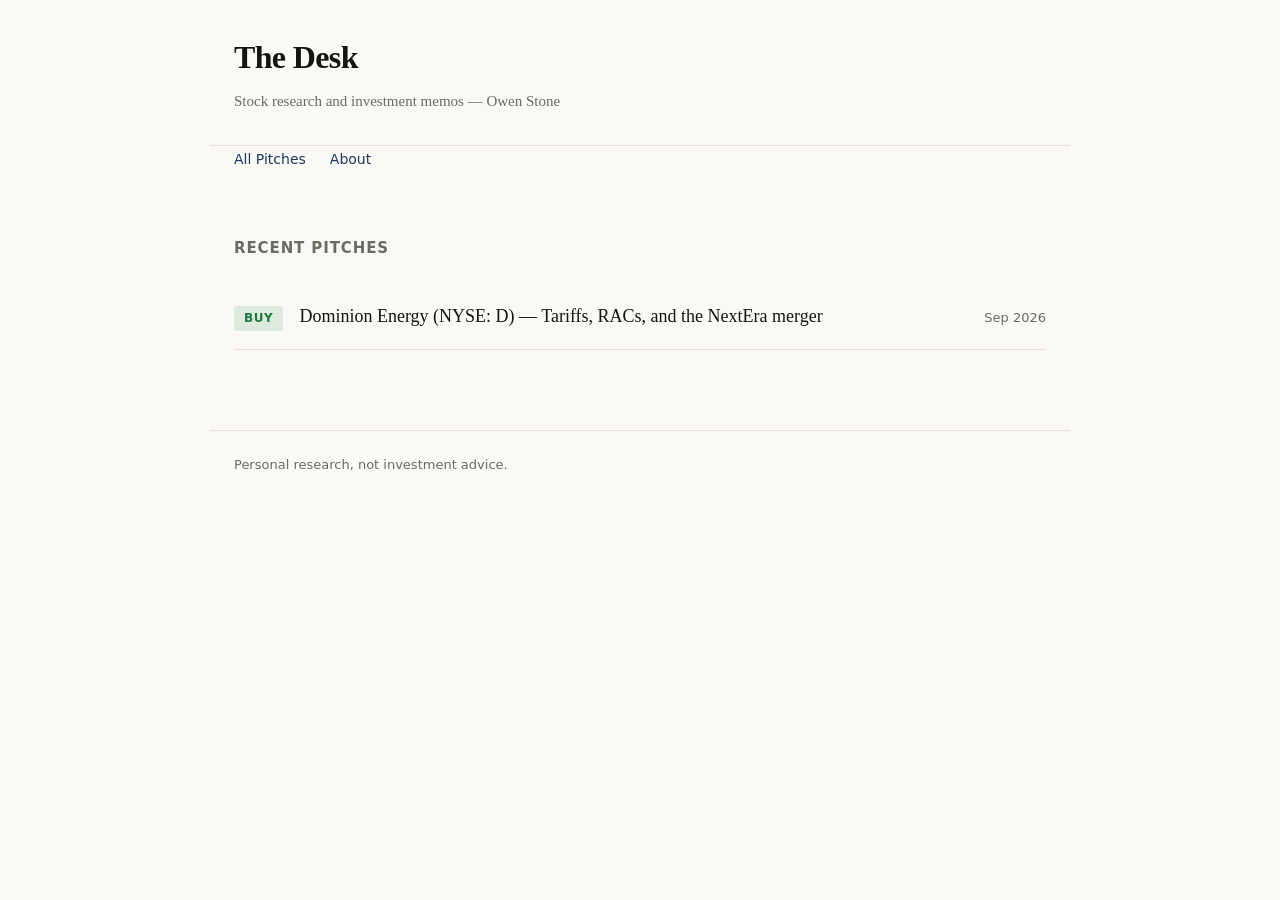
<file: index.html>
<!doctype html>
<html lang="en">
<head>
<meta charset="utf-8">
<meta name="viewport" content="width=device-width, initial-scale=1">
<title>The Desk</title>
<link rel="stylesheet" href="style.css">
</head>
<body>
<header>
  <h1>The Desk</h1>
  <p>Stock research and investment memos — Owen Stone</p>
</header>
<nav>
  <a href="index.html">All Pitches</a>
  <a href="about.html">About</a>
</nav>
<main>
  <h2 style="font-family: system-ui, sans-serif; font-size: 15px; text-transform: uppercase; letter-spacing: 0.06em; color: #6b6a63; margin-top: 32px;">Recent Pitches</h2>
  <ul class="pitch-list">
    <li class="pitch-row">
      <span class="rating buy">BUY</span>
      <a href="pitches/dominion.html">Dominion Energy (NYSE: D) — Tariffs, RACs, and the NextEra merger</a>
      <span class="pitch-date">Sep 2026</span>
    </li>
    <!--
      Add a new row here for each new pitch, copied from the block above.
      Rating classes: "buy", "watch", "pass"
    -->
  </ul>
</main>
<footer>
  Personal research, not investment advice.
</footer>
</body>
</html>
</file>
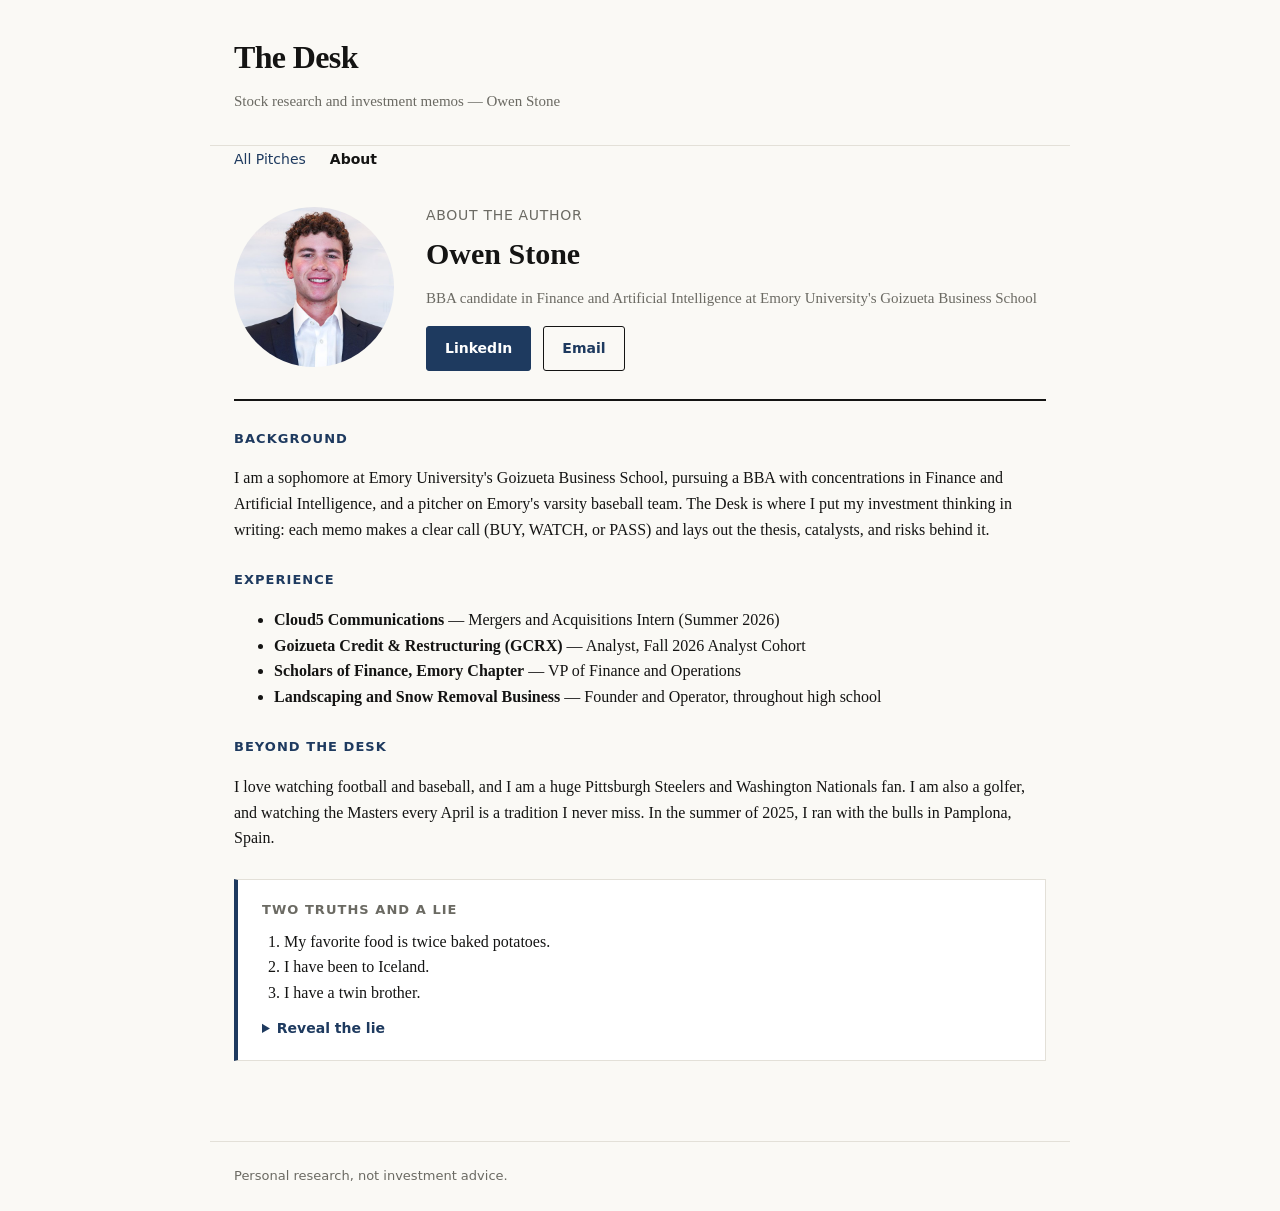
<file: about.html>
<!doctype html>
<html lang="en">
<head>
<meta charset="utf-8">
<meta name="viewport" content="width=device-width, initial-scale=1">
<title>About — The Desk</title>
<link rel="stylesheet" href="style.css">
</head>
<body>
<header>
  <h1>The Desk</h1>
  <p>Stock research and investment memos — Owen Stone</p>
</header>
<nav>
  <a href="index.html">All Pitches</a>
  <a href="about.html" class="active">About</a>
</nav>
<main>

  <div class="about-hero">
    <img class="avatar" src="headshot.jpg" alt="Owen Stone">
    <div>
      <div class="eyebrow">About the Author</div>
      <h1>Owen Stone</h1>
      <p class="about-sub">BBA candidate in Finance and Artificial Intelligence at Emory University's Goizueta Business School</p>
      <div class="about-links">
        <a class="btn primary" href="https://www.linkedin.com/in/owenthomasstone" target="_blank" rel="noopener">LinkedIn</a>
        <a class="btn" href="mailto:owen.stone2@emory.edu">Email</a>
      </div>
    </div>
  </div>

  <section class="memo-section">
    <h2>Background</h2>
    <p>I am a sophomore at Emory University's Goizueta Business School, pursuing a BBA with concentrations in Finance and Artificial Intelligence, and a pitcher on Emory's varsity baseball team. The Desk is where I put my investment thinking in writing: each memo makes a clear call (BUY, WATCH, or PASS) and lays out the thesis, catalysts, and risks behind it.</p>
  </section>

  <section class="memo-section">
    <h2>Experience</h2>
    <ul>
      <li><strong>Cloud5 Communications</strong> — Mergers and Acquisitions Intern (Summer 2026)</li>
      <li><strong>Goizueta Credit &amp; Restructuring (GCRX)</strong> — Analyst, Fall 2026 Analyst Cohort</li>
      <li><strong>Scholars of Finance, Emory Chapter</strong> — VP of Finance and Operations</li>
      <li><strong>Landscaping and Snow Removal Business</strong> — Founder and Operator, throughout high school</li>
    </ul>
  </section>

  <section class="memo-section">
    <h2>Beyond the Desk</h2>
    <p>I love watching football and baseball, and I am a huge Pittsburgh Steelers and Washington Nationals fan. I am also a golfer, and watching the Masters every April is a tradition I never miss. In the summer of 2025, I ran with the bulls in Pamplona, Spain.</p>
  </section>

  <div class="ttal">
    <div class="ttal-title">Two Truths and a Lie</div>
    <ol>
      <li>My favorite food is twice baked potatoes.</li>
      <li>I have been to Iceland.</li>
      <li>I have a twin brother.</li>
    </ol>
    <details>
      <summary>Reveal the lie</summary>
      <p>Number 3. I do not have a twin brother.</p>
    </details>
  </div>

</main>
<footer>
  Personal research, not investment advice.
</footer>
</body>
</html>
</file>
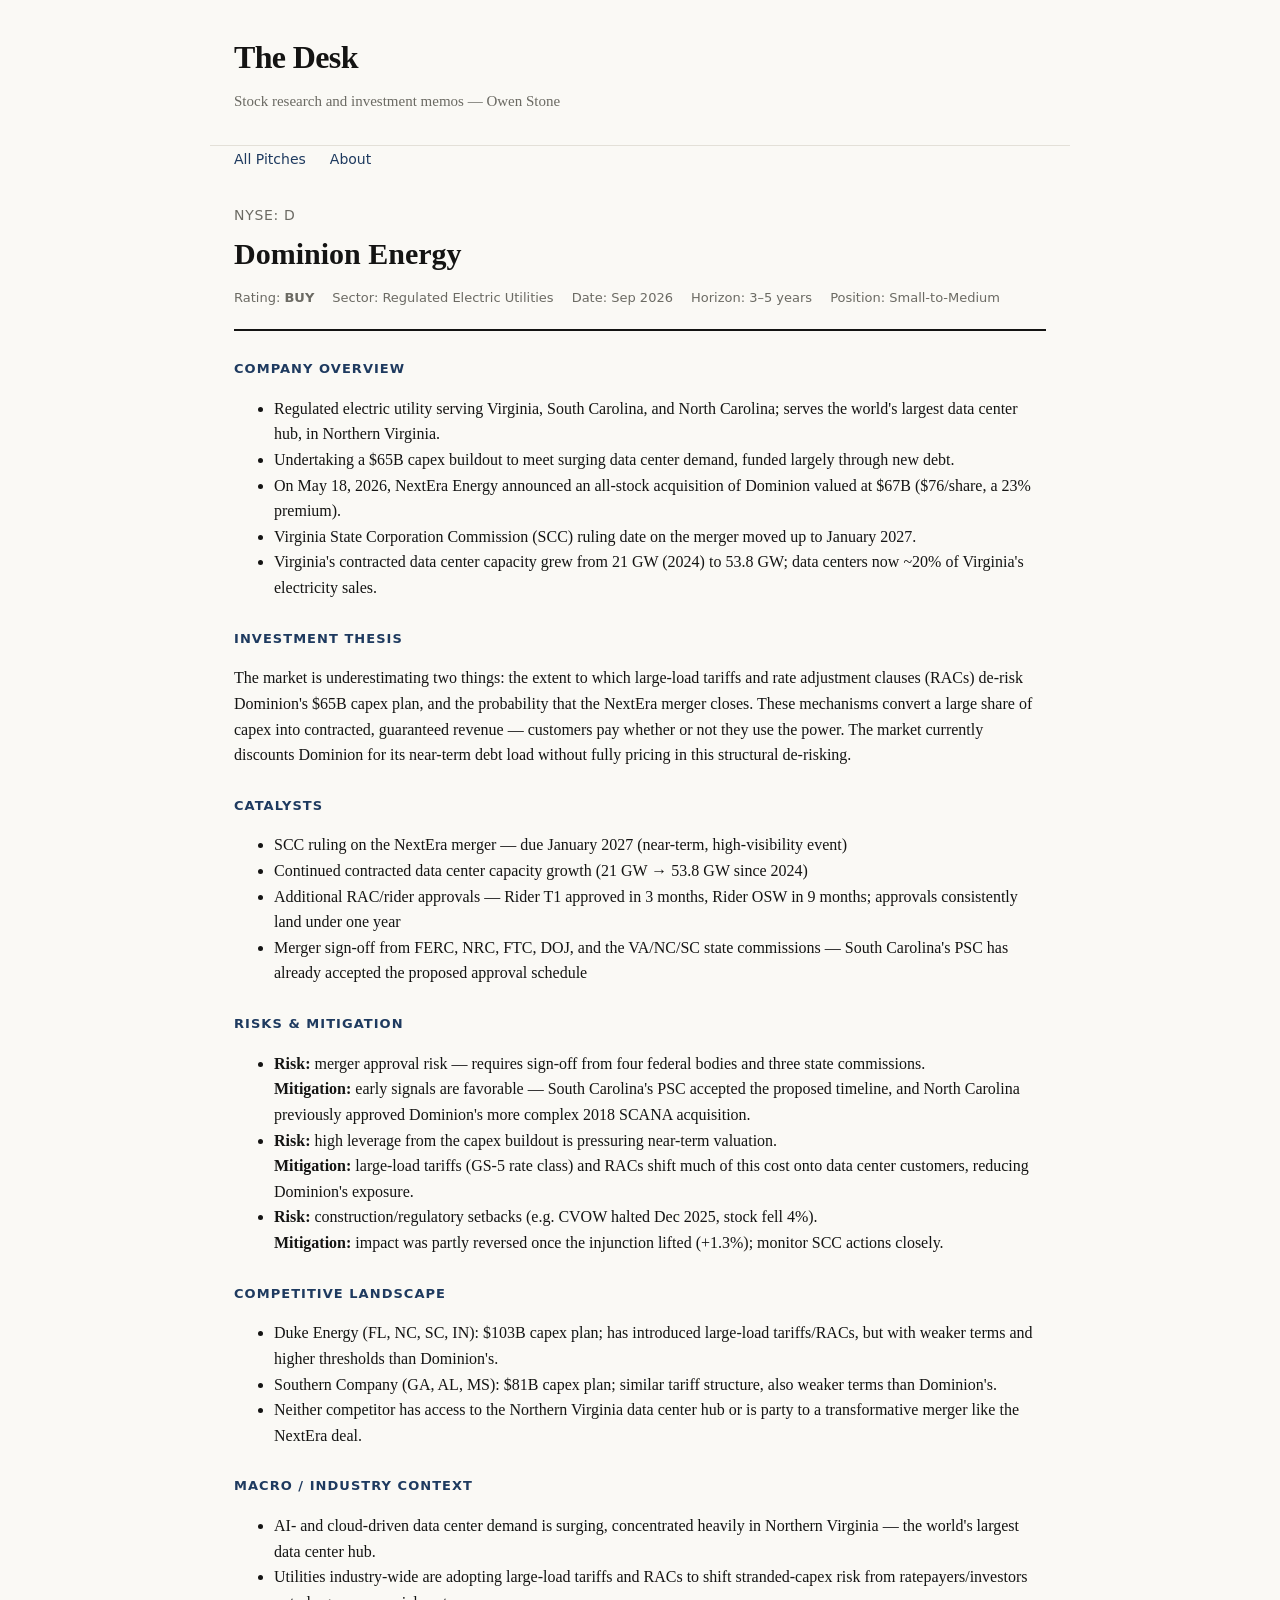
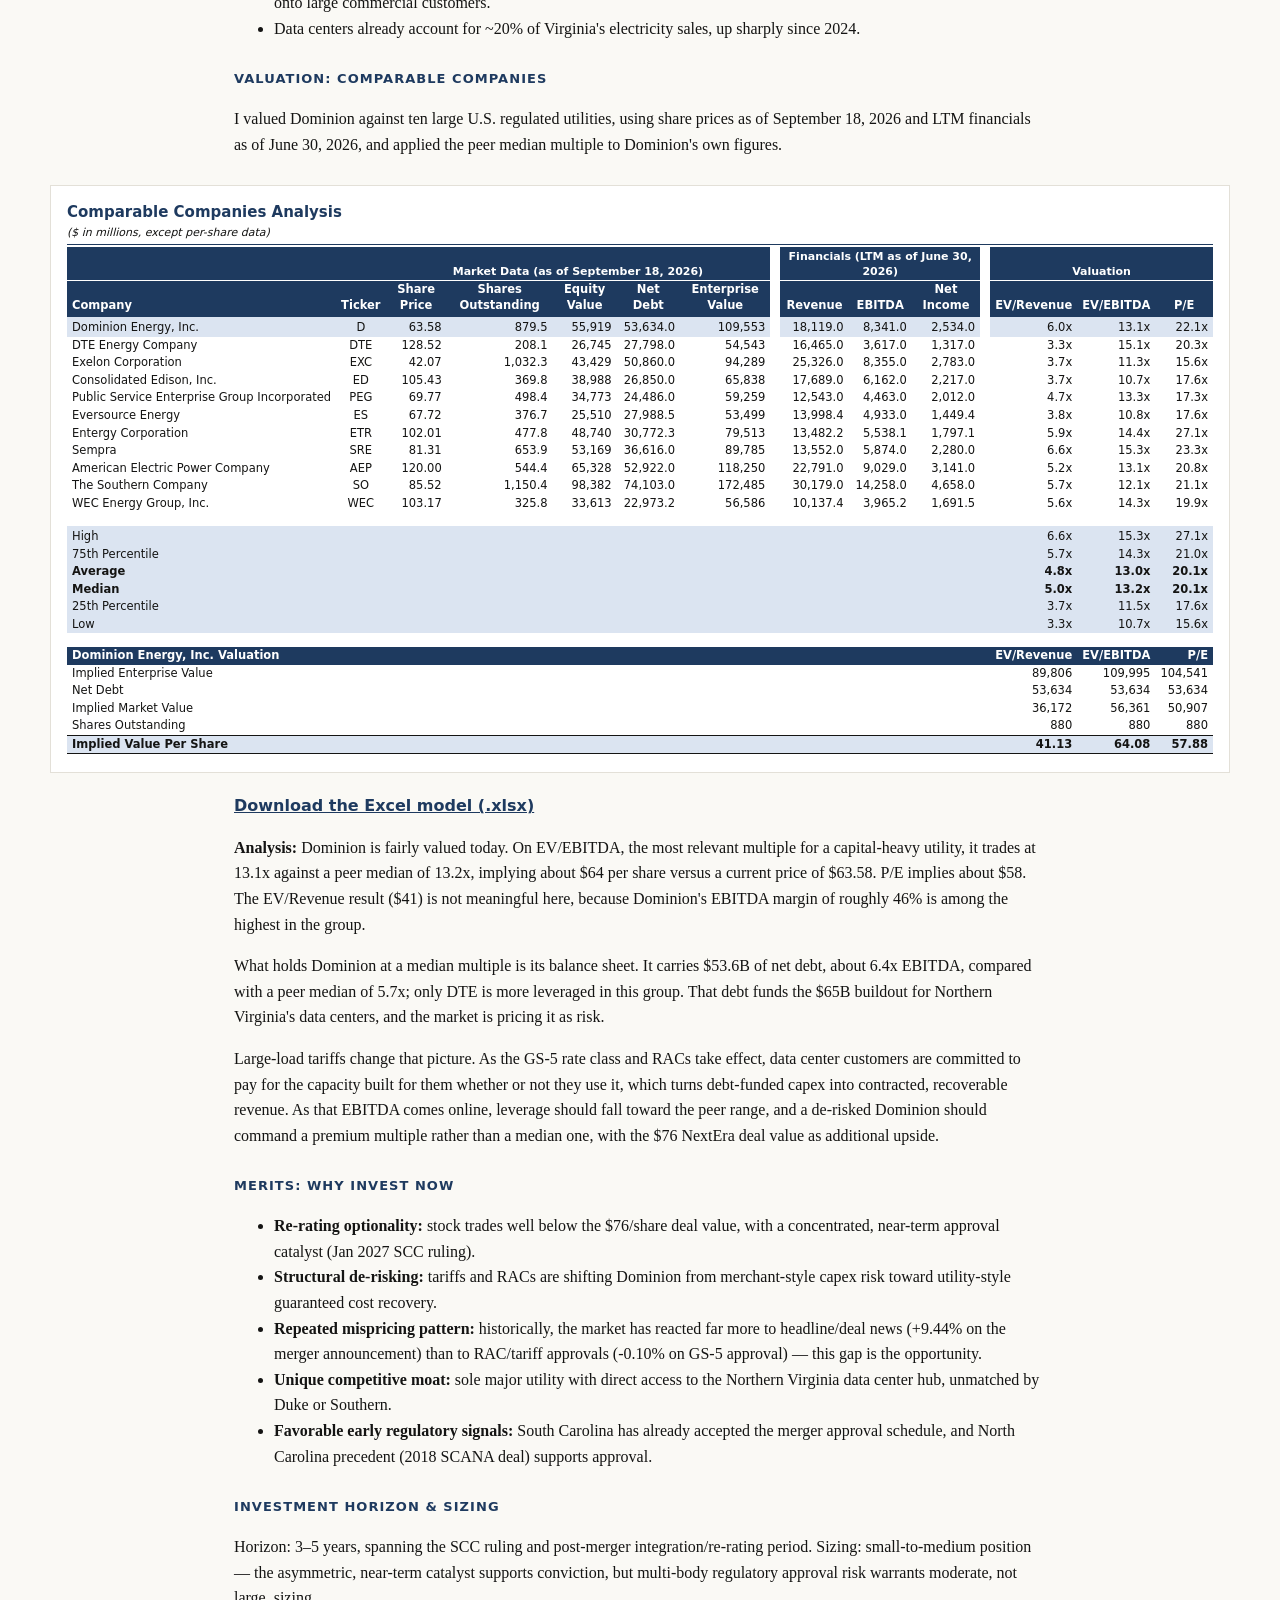
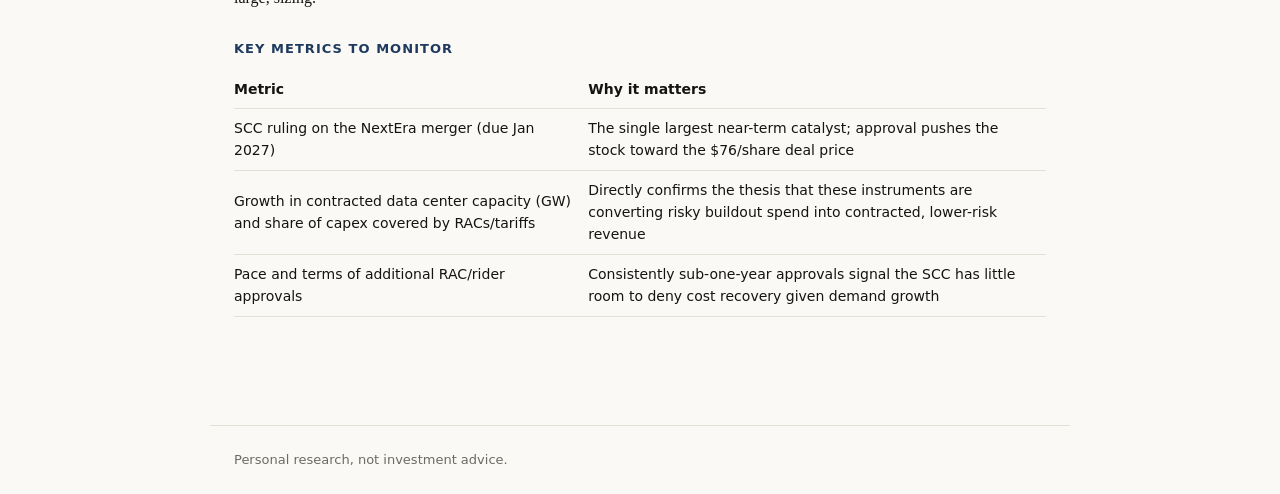
<file: pitches/dominion.html>
<!doctype html>
<html lang="en">
<head>
<meta charset="utf-8">
<meta name="viewport" content="width=device-width, initial-scale=1">
<title>Dominion Energy — The Desk</title>
<link rel="stylesheet" href="../style.css">
</head>
<body>
<header>
  <h1>The Desk</h1>
  <p>Stock research and investment memos — Owen Stone</p>
</header>
<nav>
  <a href="../index.html">All Pitches</a>
  <a href="../about.html">About</a>
</nav>
<main>

  <div class="memo-header">
    <div class="ticker">NYSE: D</div>
    <h1>Dominion Energy</h1>
    <div class="memo-meta">
      <span>Rating: <strong>BUY</strong></span>
      <span>Sector: Regulated Electric Utilities</span>
      <span>Date: Sep 2026</span>
      <span>Horizon: 3–5 years</span>
      <span>Position: Small-to-Medium</span>
    </div>
  </div>

  <section class="memo-section">
    <h2>Company Overview</h2>
    <ul>
      <li>Regulated electric utility serving Virginia, South Carolina, and North Carolina; serves the world's largest data center hub, in Northern Virginia.</li>
      <li>Undertaking a $65B capex buildout to meet surging data center demand, funded largely through new debt.</li>
      <li>On May 18, 2026, NextEra Energy announced an all-stock acquisition of Dominion valued at $67B ($76/share, a 23% premium).</li>
      <li>Virginia State Corporation Commission (SCC) ruling date on the merger moved up to January 2027.</li>
      <li>Virginia's contracted data center capacity grew from 21 GW (2024) to 53.8 GW; data centers now ~20% of Virginia's electricity sales.</li>
    </ul>
  </section>

  <section class="memo-section">
    <h2>Investment Thesis</h2>
    <p>The market is underestimating two things: the extent to which large-load tariffs and rate adjustment
    clauses (RACs) de-risk Dominion's $65B capex plan, and the probability that the NextEra merger closes.
    These mechanisms convert a large share of capex into contracted, guaranteed revenue — customers pay whether
    or not they use the power. The market currently discounts Dominion for its near-term debt load without fully
    pricing in this structural de-risking.</p>
  </section>

  <section class="memo-section">
    <h2>Catalysts</h2>
    <ul>
      <li>SCC ruling on the NextEra merger — due January 2027 (near-term, high-visibility event)</li>
      <li>Continued contracted data center capacity growth (21 GW → 53.8 GW since 2024)</li>
      <li>Additional RAC/rider approvals — Rider T1 approved in 3 months, Rider OSW in 9 months; approvals
      consistently land under one year</li>
      <li>Merger sign-off from FERC, NRC, FTC, DOJ, and the VA/NC/SC state commissions — South Carolina's PSC has
      already accepted the proposed approval schedule</li>
    </ul>
  </section>

  <section class="memo-section">
    <h2>Risks &amp; Mitigation</h2>
    <ul>
      <li><strong>Risk:</strong> merger approval risk — requires sign-off from four federal bodies and three
      state commissions.<br><strong>Mitigation:</strong> early signals are favorable — South Carolina's PSC
      accepted the proposed timeline, and North Carolina previously approved Dominion's more complex 2018 SCANA
      acquisition.</li>
      <li><strong>Risk:</strong> high leverage from the capex buildout is pressuring near-term valuation.<br>
      <strong>Mitigation:</strong> large-load tariffs (GS-5 rate class) and RACs shift much of this cost onto
      data center customers, reducing Dominion's exposure.</li>
      <li><strong>Risk:</strong> construction/regulatory setbacks (e.g. CVOW halted Dec 2025, stock fell
      4%).<br><strong>Mitigation:</strong> impact was partly reversed once the injunction lifted (+1.3%); monitor
      SCC actions closely.</li>
    </ul>
  </section>

  <section class="memo-section">
    <h2>Competitive Landscape</h2>
    <ul>
      <li>Duke Energy (FL, NC, SC, IN): $103B capex plan; has introduced large-load tariffs/RACs, but with
      weaker terms and higher thresholds than Dominion's.</li>
      <li>Southern Company (GA, AL, MS): $81B capex plan; similar tariff structure, also weaker terms than
      Dominion's.</li>
      <li>Neither competitor has access to the Northern Virginia data center hub or is party to a transformative
      merger like the NextEra deal.</li>
    </ul>
  </section>

  <section class="memo-section">
    <h2>Macro / Industry Context</h2>
    <ul>
      <li>AI- and cloud-driven data center demand is surging, concentrated heavily in Northern Virginia — the
      world's largest data center hub.</li>
      <li>Utilities industry-wide are adopting large-load tariffs and RACs to shift stranded-capex risk from
      ratepayers/investors onto large commercial customers.</li>
      <li>Data centers already account for ~20% of Virginia's electricity sales, up sharply since 2024.</li>
    </ul>
  </section>

  <section class="memo-section">
    <h2>Valuation: Comparable Companies</h2>
    <p>I valued Dominion against ten large U.S. regulated utilities, using share prices as of September 18, 2026 and LTM financials as of June 30, 2026, and applied the peer median multiple to Dominion's own figures.</p>
  </section>

  <div class="comps-wrap">
    <div class="comps-title">Comparable Companies Analysis</div>
    <div class="comps-sub">($ in millions, except per-share data)</div>
    <div class="comps-scroll">
    <table class="comps">
      <thead>
        <tr class="grp"><th colspan="2"></th><th colspan="5">Market Data (as of September 18, 2026)</th><th class="gap"></th><th colspan="3">Financials (LTM as of June 30, 2026)</th><th class="gap"></th><th colspan="3">Valuation</th></tr>
        <tr><th class="l">Company</th><th>Ticker</th><th>Share Price</th><th>Shares Outstanding</th><th>Equity Value</th><th>Net Debt</th><th>Enterprise Value</th><th class="gap"></th><th>Revenue</th><th>EBITDA</th><th>Net Income</th><th class="gap"></th><th>EV/Revenue</th><th>EV/EBITDA</th><th>P/E</th></tr>
      </thead>
      <tbody>
        <tr class="target"><td class="l">Dominion Energy, Inc.</td><td class="c">D</td><td>63.58</td><td>879.5</td><td>55,919</td><td>53,634.0</td><td>109,553</td><td class="gap"></td><td>18,119.0</td><td>8,341.0</td><td>2,534.0</td><td class="gap"></td><td>6.0x</td><td>13.1x</td><td>22.1x</td></tr>
        <tr><td class="l">DTE Energy Company</td><td class="c">DTE</td><td>128.52</td><td>208.1</td><td>26,745</td><td>27,798.0</td><td>54,543</td><td class="gap"></td><td>16,465.0</td><td>3,617.0</td><td>1,317.0</td><td class="gap"></td><td>3.3x</td><td>15.1x</td><td>20.3x</td></tr>
        <tr><td class="l">Exelon Corporation</td><td class="c">EXC</td><td>42.07</td><td>1,032.3</td><td>43,429</td><td>50,860.0</td><td>94,289</td><td class="gap"></td><td>25,326.0</td><td>8,355.0</td><td>2,783.0</td><td class="gap"></td><td>3.7x</td><td>11.3x</td><td>15.6x</td></tr>
        <tr><td class="l">Consolidated Edison, Inc.</td><td class="c">ED</td><td>105.43</td><td>369.8</td><td>38,988</td><td>26,850.0</td><td>65,838</td><td class="gap"></td><td>17,689.0</td><td>6,162.0</td><td>2,217.0</td><td class="gap"></td><td>3.7x</td><td>10.7x</td><td>17.6x</td></tr>
        <tr><td class="l">Public Service Enterprise Group Incorporated</td><td class="c">PEG</td><td>69.77</td><td>498.4</td><td>34,773</td><td>24,486.0</td><td>59,259</td><td class="gap"></td><td>12,543.0</td><td>4,463.0</td><td>2,012.0</td><td class="gap"></td><td>4.7x</td><td>13.3x</td><td>17.3x</td></tr>
        <tr><td class="l">Eversource Energy</td><td class="c">ES</td><td>67.72</td><td>376.7</td><td>25,510</td><td>27,988.5</td><td>53,499</td><td class="gap"></td><td>13,998.4</td><td>4,933.0</td><td>1,449.4</td><td class="gap"></td><td>3.8x</td><td>10.8x</td><td>17.6x</td></tr>
        <tr><td class="l">Entergy Corporation</td><td class="c">ETR</td><td>102.01</td><td>477.8</td><td>48,740</td><td>30,772.3</td><td>79,513</td><td class="gap"></td><td>13,482.2</td><td>5,538.1</td><td>1,797.1</td><td class="gap"></td><td>5.9x</td><td>14.4x</td><td>27.1x</td></tr>
        <tr><td class="l">Sempra</td><td class="c">SRE</td><td>81.31</td><td>653.9</td><td>53,169</td><td>36,616.0</td><td>89,785</td><td class="gap"></td><td>13,552.0</td><td>5,874.0</td><td>2,280.0</td><td class="gap"></td><td>6.6x</td><td>15.3x</td><td>23.3x</td></tr>
        <tr><td class="l">American Electric Power Company</td><td class="c">AEP</td><td>120.00</td><td>544.4</td><td>65,328</td><td>52,922.0</td><td>118,250</td><td class="gap"></td><td>22,791.0</td><td>9,029.0</td><td>3,141.0</td><td class="gap"></td><td>5.2x</td><td>13.1x</td><td>20.8x</td></tr>
        <tr><td class="l">The Southern Company</td><td class="c">SO</td><td>85.52</td><td>1,150.4</td><td>98,382</td><td>74,103.0</td><td>172,485</td><td class="gap"></td><td>30,179.0</td><td>14,258.0</td><td>4,658.0</td><td class="gap"></td><td>5.7x</td><td>12.1x</td><td>21.1x</td></tr>
        <tr><td class="l">WEC Energy Group, Inc.</td><td class="c">WEC</td><td>103.17</td><td>325.8</td><td>33,613</td><td>22,973.2</td><td>56,586</td><td class="gap"></td><td>10,137.4</td><td>3,965.2</td><td>1,691.5</td><td class="gap"></td><td>5.6x</td><td>14.3x</td><td>19.9x</td></tr>
      </tbody>
      <tbody class="stats">
        <tr><td class="l" colspan="12">High</td><td>6.6x</td><td>15.3x</td><td>27.1x</td></tr>
        <tr><td class="l" colspan="12">75th Percentile</td><td>5.7x</td><td>14.3x</td><td>21.0x</td></tr>
        <tr class="b"><td class="l" colspan="12">Average</td><td>4.8x</td><td>13.0x</td><td>20.1x</td></tr>
        <tr class="b"><td class="l" colspan="12">Median</td><td>5.0x</td><td>13.2x</td><td>20.1x</td></tr>
        <tr><td class="l" colspan="12">25th Percentile</td><td>3.7x</td><td>11.5x</td><td>17.6x</td></tr>
        <tr><td class="l" colspan="12">Low</td><td>3.3x</td><td>10.7x</td><td>15.6x</td></tr>
      </tbody>
      <tbody class="implied">
        <tr class="ihead"><th class="l" colspan="12">Dominion Energy, Inc. Valuation</th><th>EV/Revenue</th><th>EV/EBITDA</th><th>P/E</th></tr>
        <tr><td class="l" colspan="12">Implied Enterprise Value</td><td>89,806</td><td>109,995</td><td>104,541</td></tr>
        <tr><td class="l" colspan="12">Net Debt</td><td>53,634</td><td>53,634</td><td>53,634</td></tr>
        <tr><td class="l" colspan="12">Implied Market Value</td><td>36,172</td><td>56,361</td><td>50,907</td></tr>
        <tr><td class="l" colspan="12">Shares Outstanding</td><td>880</td><td>880</td><td>880</td></tr>
        <tr class="total"><td class="l" colspan="12">Implied Value Per Share</td><td>41.13</td><td>64.08</td><td>57.88</td></tr>
      </tbody>
    </table>
    </div>
  </div>

  <section class="memo-section">
    <p class="download"><a href="Dominion_Comparable_Company_Valuation.xlsx" download>Download the Excel model (.xlsx)</a></p>
    <p><strong>Analysis:</strong> Dominion is fairly valued today. On EV/EBITDA, the most relevant multiple for a capital-heavy utility, it trades at 13.1x against a peer median of 13.2x, implying about $64 per share versus a current price of $63.58. P/E implies about $58. The EV/Revenue result ($41) is not meaningful here, because Dominion's EBITDA margin of roughly 46% is among the highest in the group.</p>
    <p>What holds Dominion at a median multiple is its balance sheet. It carries $53.6B of net debt, about 6.4x EBITDA, compared with a peer median of 5.7x; only DTE is more leveraged in this group. That debt funds the $65B buildout for Northern Virginia's data centers, and the market is pricing it as risk.</p>
    <p>Large-load tariffs change that picture. As the GS-5 rate class and RACs take effect, data center customers are committed to pay for the capacity built for them whether or not they use it, which turns debt-funded capex into contracted, recoverable revenue. As that EBITDA comes online, leverage should fall toward the peer range, and a de-risked Dominion should command a premium multiple rather than a median one, with the $76 NextEra deal value as additional upside.</p>
  </section>

  <section class="memo-section">
    <h2>Merits: Why Invest Now</h2>
    <ul>
      <li><strong>Re-rating optionality:</strong> stock trades well below the $76/share deal value, with a
      concentrated, near-term approval catalyst (Jan 2027 SCC ruling).</li>
      <li><strong>Structural de-risking:</strong> tariffs and RACs are shifting Dominion from merchant-style
      capex risk toward utility-style guaranteed cost recovery.</li>
      <li><strong>Repeated mispricing pattern:</strong> historically, the market has reacted far more to
      headline/deal news (+9.44% on the merger announcement) than to RAC/tariff approvals (-0.10% on GS-5
      approval) — this gap is the opportunity.</li>
      <li><strong>Unique competitive moat:</strong> sole major utility with direct access to the Northern
      Virginia data center hub, unmatched by Duke or Southern.</li>
      <li><strong>Favorable early regulatory signals:</strong> South Carolina has already accepted the merger
      approval schedule, and North Carolina precedent (2018 SCANA deal) supports approval.</li>
    </ul>
  </section>

  <section class="memo-section">
    <h2>Investment Horizon &amp; Sizing</h2>
    <p>Horizon: 3–5 years, spanning the SCC ruling and post-merger integration/re-rating period. Sizing:
    small-to-medium position — the asymmetric, near-term catalyst supports conviction, but multi-body
    regulatory approval risk warrants moderate, not large, sizing.</p>
  </section>

  <section class="memo-section">
    <h2>Key Metrics to Monitor</h2>
    <table class="metrics-table">
      <tr><th>Metric</th><th>Why it matters</th></tr>
      <tr><td>SCC ruling on the NextEra merger (due Jan 2027)</td><td>The single largest near-term catalyst; approval pushes the stock toward the $76/share deal price</td></tr>
      <tr><td>Growth in contracted data center capacity (GW) and share of capex covered by RACs/tariffs</td><td>Directly confirms the thesis that these instruments are converting risky buildout spend into contracted, lower-risk revenue</td></tr>
      <tr><td>Pace and terms of additional RAC/rider approvals</td><td>Consistently sub-one-year approvals signal the SCC has little room to deny cost recovery given demand growth</td></tr>
    </table>
  </section>

</main>
<footer>
  Personal research, not investment advice.
</footer>
</body>
</html>
</file>
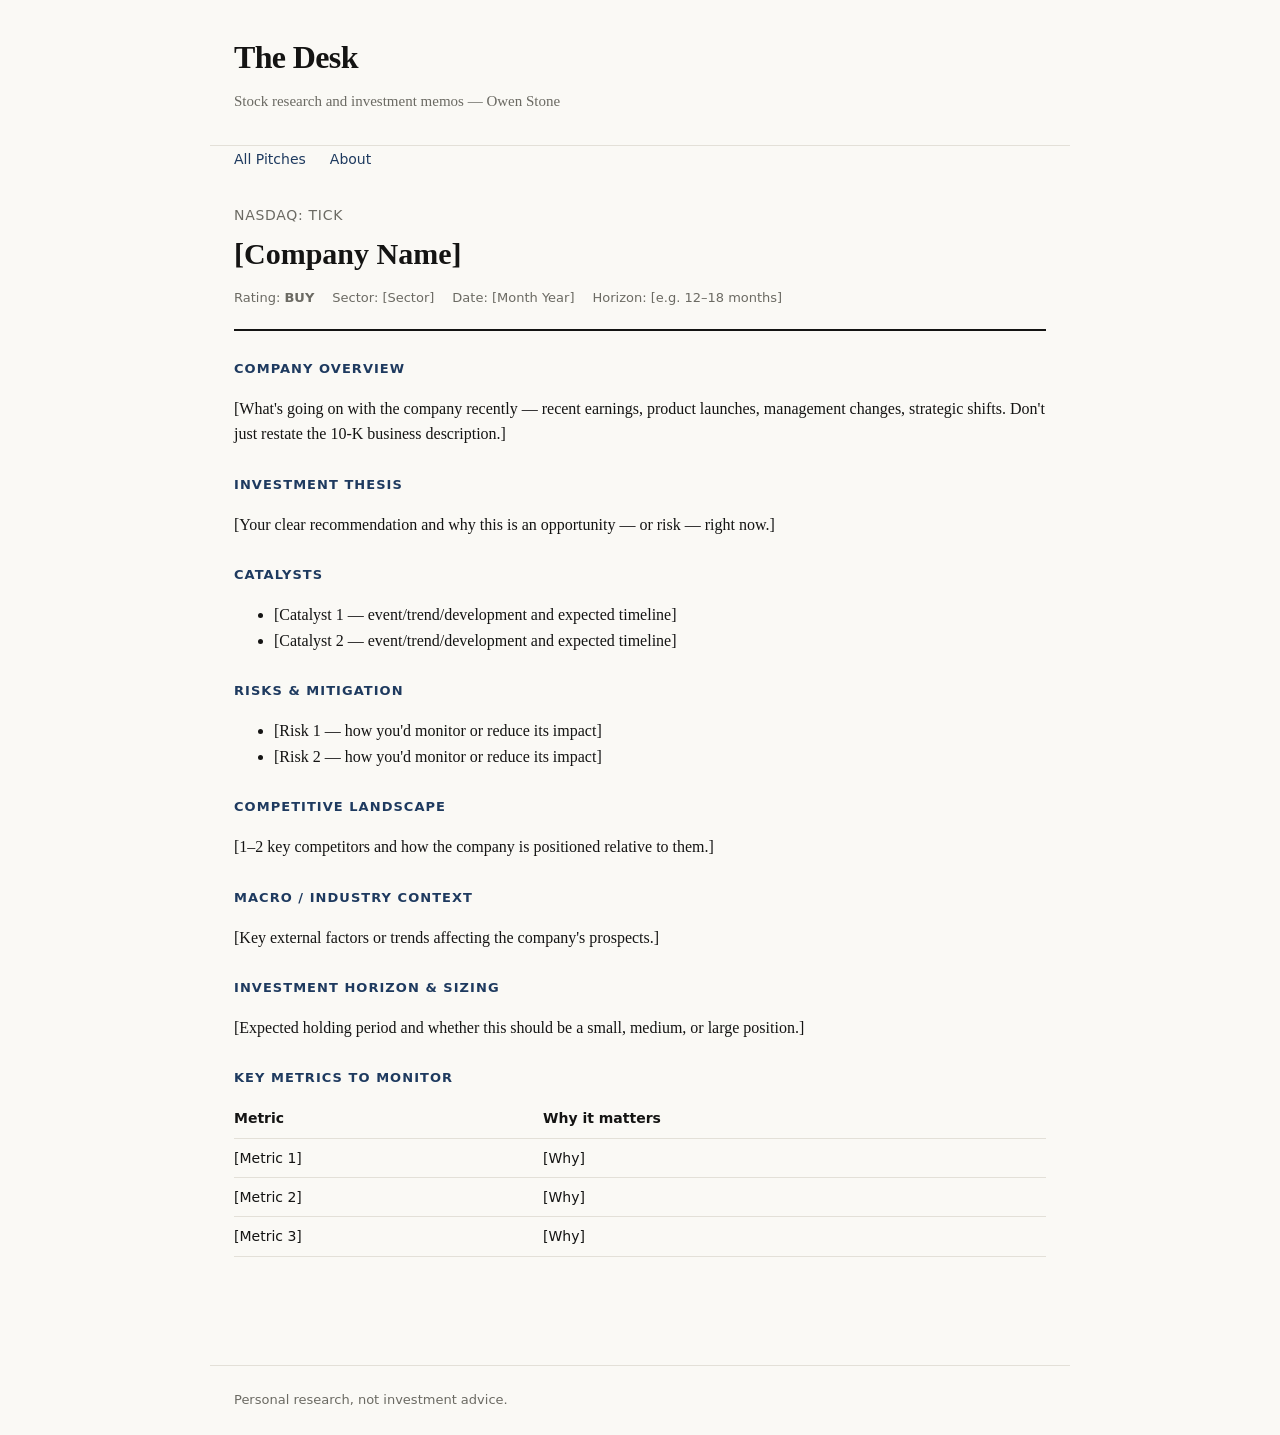
<file: pitches/template.html>
<!doctype html>
<html lang="en">
<head>
<meta charset="utf-8">
<meta name="viewport" content="width=device-width, initial-scale=1">
<title>[Company Name] — The Desk</title>
<link rel="stylesheet" href="../style.css">
</head>
<body>
<header>
  <h1>The Desk</h1>
  <p>Stock research and investment memos — Owen Stone</p>
</header>
<nav>
  <a href="../index.html">All Pitches</a>
  <a href="../about.html">About</a>
</nav>
<main>

  <div class="memo-header">
    <div class="ticker">NASDAQ: TICK</div>
    <h1>[Company Name]</h1>
    <div class="memo-meta">
      <span>Rating: <strong>BUY</strong></span>
      <span>Sector: [Sector]</span>
      <span>Date: [Month Year]</span>
      <span>Horizon: [e.g. 12–18 months]</span>
    </div>
  </div>

  <section class="memo-section">
    <h2>Company Overview</h2>
    <p>[What's going on with the company recently — recent earnings, product launches,
    management changes, strategic shifts. Don't just restate the 10-K business description.]</p>
  </section>

  <section class="memo-section">
    <h2>Investment Thesis</h2>
    <p>[Your clear recommendation and why this is an opportunity — or risk — right now.]</p>
  </section>

  <section class="memo-section">
    <h2>Catalysts</h2>
    <ul>
      <li>[Catalyst 1 — event/trend/development and expected timeline]</li>
      <li>[Catalyst 2 — event/trend/development and expected timeline]</li>
    </ul>
  </section>

  <section class="memo-section">
    <h2>Risks &amp; Mitigation</h2>
    <ul>
      <li>[Risk 1 — how you'd monitor or reduce its impact]</li>
      <li>[Risk 2 — how you'd monitor or reduce its impact]</li>
    </ul>
  </section>

  <section class="memo-section">
    <h2>Competitive Landscape</h2>
    <p>[1–2 key competitors and how the company is positioned relative to them.]</p>
  </section>

  <section class="memo-section">
    <h2>Macro / Industry Context</h2>
    <p>[Key external factors or trends affecting the company's prospects.]</p>
  </section>

  <section class="memo-section">
    <h2>Investment Horizon &amp; Sizing</h2>
    <p>[Expected holding period and whether this should be a small, medium, or large position.]</p>
  </section>

  <section class="memo-section">
    <h2>Key Metrics to Monitor</h2>
    <table class="metrics-table">
      <tr><th>Metric</th><th>Why it matters</th></tr>
      <tr><td>[Metric 1]</td><td>[Why]</td></tr>
      <tr><td>[Metric 2]</td><td>[Why]</td></tr>
      <tr><td>[Metric 3]</td><td>[Why]</td></tr>
    </table>
  </section>

</main>
<footer>
  Personal research, not investment advice.
</footer>
</body>
</html>
</file>
<file: style.css>
:root {
  --ink: #141413;
  --paper: #faf9f5;
  --line: #e3e0d8;
  --accent: #1e3a5f;
  --muted: #6b6a63;
  --buy: #1a7a3e;
  --watch: #b45309;
  --pass: #a3372a;
}

* { box-sizing: border-box; }

body {
  margin: 0;
  font-family: Georgia, 'Times New Roman', serif;
  background: var(--paper);
  color: var(--ink);
  line-height: 1.6;
}

header {
  border-bottom: 1px solid var(--line);
  padding: 32px 24px;
  max-width: 860px;
  margin: 0 auto;
}

header h1 {
  margin: 0;
  font-size: 32px;
  letter-spacing: -0.02em;
}

header p {
  margin: 6px 0 0;
  color: var(--muted);
  font-size: 15px;
}

nav {
  max-width: 860px;
  margin: 0 auto;
  padding: 0 24px;
}

nav a {
  color: var(--accent);
  text-decoration: none;
  font-family: system-ui, sans-serif;
  font-size: 14px;
  margin-right: 20px;
}

nav a:hover { text-decoration: underline; }

main {
  max-width: 860px;
  margin: 0 auto;
  padding: 32px 24px 80px;
}

.pitch-list {
  list-style: none;
  padding: 0;
  margin: 24px 0 0;
}

.pitch-row {
  display: flex;
  align-items: baseline;
  gap: 16px;
  padding: 18px 0;
  border-bottom: 1px solid var(--line);
}

.pitch-row a {
  color: var(--ink);
  text-decoration: none;
  font-size: 18px;
  flex-grow: 1;
}

.pitch-row a:hover { color: var(--accent); }

.pitch-date {
  font-family: system-ui, sans-serif;
  font-size: 13px;
  color: var(--muted);
  white-space: nowrap;
}

.rating {
  font-family: system-ui, sans-serif;
  font-size: 12px;
  font-weight: 700;
  letter-spacing: 0.05em;
  padding: 3px 10px;
  border-radius: 3px;
  white-space: nowrap;
}

.rating.buy { background: rgba(26,122,62,0.12); color: var(--buy); }
.rating.watch { background: rgba(180,83,9,0.12); color: var(--watch); }
.rating.pass { background: rgba(163,55,42,0.12); color: var(--pass); }

.memo-header {
  border-bottom: 2px solid var(--ink);
  padding-bottom: 20px;
  margin-bottom: 28px;
}

.memo-header .ticker {
  font-family: system-ui, sans-serif;
  font-size: 14px;
  color: var(--muted);
  text-transform: uppercase;
  letter-spacing: 0.05em;
}

.memo-header h1 {
  margin: 4px 0 10px;
  font-size: 30px;
}

.memo-meta {
  font-family: system-ui, sans-serif;
  font-size: 13px;
  color: var(--muted);
  display: flex;
  gap: 18px;
  flex-wrap: wrap;
}

section.memo-section {
  margin-bottom: 28px;
}

section.memo-section h2 {
  font-family: system-ui, sans-serif;
  font-size: 13px;
  text-transform: uppercase;
  letter-spacing: 0.08em;
  color: var(--accent);
  margin: 0 0 10px;
}

section.memo-section p, section.memo-section li {
  font-size: 16px;
}

.metrics-table {
  width: 100%;
  border-collapse: collapse;
  font-family: system-ui, sans-serif;
  font-size: 14px;
  margin-top: 8px;
}

.metrics-table th, .metrics-table td {
  text-align: left;
  padding: 8px 12px 8px 0;
  border-bottom: 1px solid var(--line);
}

footer {
  max-width: 860px;
  margin: 0 auto;
  padding: 24px;
  color: var(--muted);
  font-family: system-ui, sans-serif;
  font-size: 13px;
  border-top: 1px solid var(--line);
}

nav a.active { color: var(--ink); font-weight: 600; }

.about-hero {
  display: flex;
  align-items: center;
  gap: 32px;
  border-bottom: 2px solid var(--ink);
  padding-bottom: 28px;
  margin-bottom: 28px;
}

.avatar {
  flex: 0 0 160px;
  width: 160px;
  height: 160px;
  border-radius: 50%;
  background: var(--accent);
  color: #fff;
  display: flex;
  align-items: center;
  justify-content: center;
  font-size: 52px;
  object-fit: cover;
}

.eyebrow {
  font-family: system-ui, sans-serif;
  font-size: 14px;
  color: var(--muted);
  text-transform: uppercase;
  letter-spacing: 0.05em;
}

.about-hero h1 { margin: 4px 0 8px; font-size: 30px; }

.about-sub { margin: 0 0 16px; color: var(--muted); font-size: 15px; }

.about-links { display: flex; gap: 12px; flex-wrap: wrap; }

.btn {
  font-family: system-ui, sans-serif;
  font-size: 14px;
  font-weight: 600;
  padding: 10px 18px;
  border: 1px solid var(--ink);
  border-radius: 3px;
  color: var(--accent);
  text-decoration: none;
}

.btn.primary { background: var(--accent); border-color: var(--accent); color: #fff; }

.btn:hover { opacity: 0.85; }

.ttal {
  background: #fff;
  border: 1px solid var(--line);
  border-left: 4px solid var(--accent);
  padding: 20px 24px;
  margin-top: 8px;
}

.ttal-title {
  font-family: system-ui, sans-serif;
  font-size: 13px;
  font-weight: 700;
  text-transform: uppercase;
  letter-spacing: 0.08em;
  color: var(--muted);
  margin-bottom: 8px;
}

.ttal ol { margin: 0 0 12px; padding-left: 22px; }

.ttal summary {
  font-family: system-ui, sans-serif;
  font-size: 14px;
  font-weight: 600;
  color: var(--accent);
  cursor: pointer;
}

.ttal details p { margin: 10px 0 0; }

@media (max-width: 600px) {
  .about-hero { flex-direction: column; align-items: flex-start; gap: 20px; }
  .avatar { flex-basis: 110px; width: 110px; height: 110px; font-size: 38px; }
}

.comps-wrap {
  position: relative;
  left: 50%;
  transform: translateX(-50%);
  width: min(1180px, calc(100vw - 32px));
  background: #fff;
  border: 1px solid var(--line);
  padding: 14px 16px 18px;
  margin: 4px 0 20px;
}

.comps-title { font-family: Calibri, Carlito, system-ui, sans-serif; font-weight: 700; font-size: 15px; color: var(--accent); }
.comps-sub { font-family: Calibri, Carlito, system-ui, sans-serif; font-style: italic; font-size: 11px; border-bottom: 1px solid var(--accent); padding-bottom: 2px; margin-bottom: 2px; }
.comps-scroll { overflow-x: auto; }

table.comps {
  width: 100%;
  min-width: 880px;
  border-collapse: collapse;
  font-family: Calibri, Carlito, system-ui, sans-serif;
  font-size: 11.5px;
  font-variant-numeric: tabular-nums;
  line-height: 1.35;
}

table.comps th, table.comps td { padding: 1px 5px; text-align: right; white-space: nowrap; }
table.comps .l { text-align: left; }
table.comps .c { text-align: center; }
table.comps .gap { width: 10px; padding: 0; background: transparent !important; }
table.comps thead th { background: var(--accent); color: #fff; font-weight: 600; vertical-align: bottom; white-space: normal; text-align: center; }
table.comps thead tr.grp th { font-size: 11px; border-bottom: 1px solid #fff; padding-top: 3px; }
table.comps thead tr:last-child th { padding-bottom: 4px; }
table.comps tr.target td { background: #dbe4f1; }
table.comps tbody tr:first-child td { padding-top: 3px; }
table.comps tbody.stats td { background: #dbe4f1; }
table.comps tbody.stats tr:first-child td { border-top: 14px solid #fff; }
table.comps tbody.stats tr.b td { font-weight: 700; }
table.comps tbody.implied tr.ihead th { background: var(--accent); color: #fff; font-weight: 600; text-align: right; }
table.comps tbody.implied tr.ihead th.l { text-align: left; }
table.comps tbody.implied tr.ihead th, table.comps tbody.implied tr.ihead + tr td { }
table.comps tbody.implied tr:first-child th { border-top: 14px solid #fff; }
table.comps tbody.implied tr.total td { font-weight: 700; background: #dbe4f1; border-top: 1px solid var(--ink); border-bottom: 1px solid var(--ink); }

.download a { font-family: system-ui, sans-serif; font-weight: 600; color: var(--accent); }
</file>
